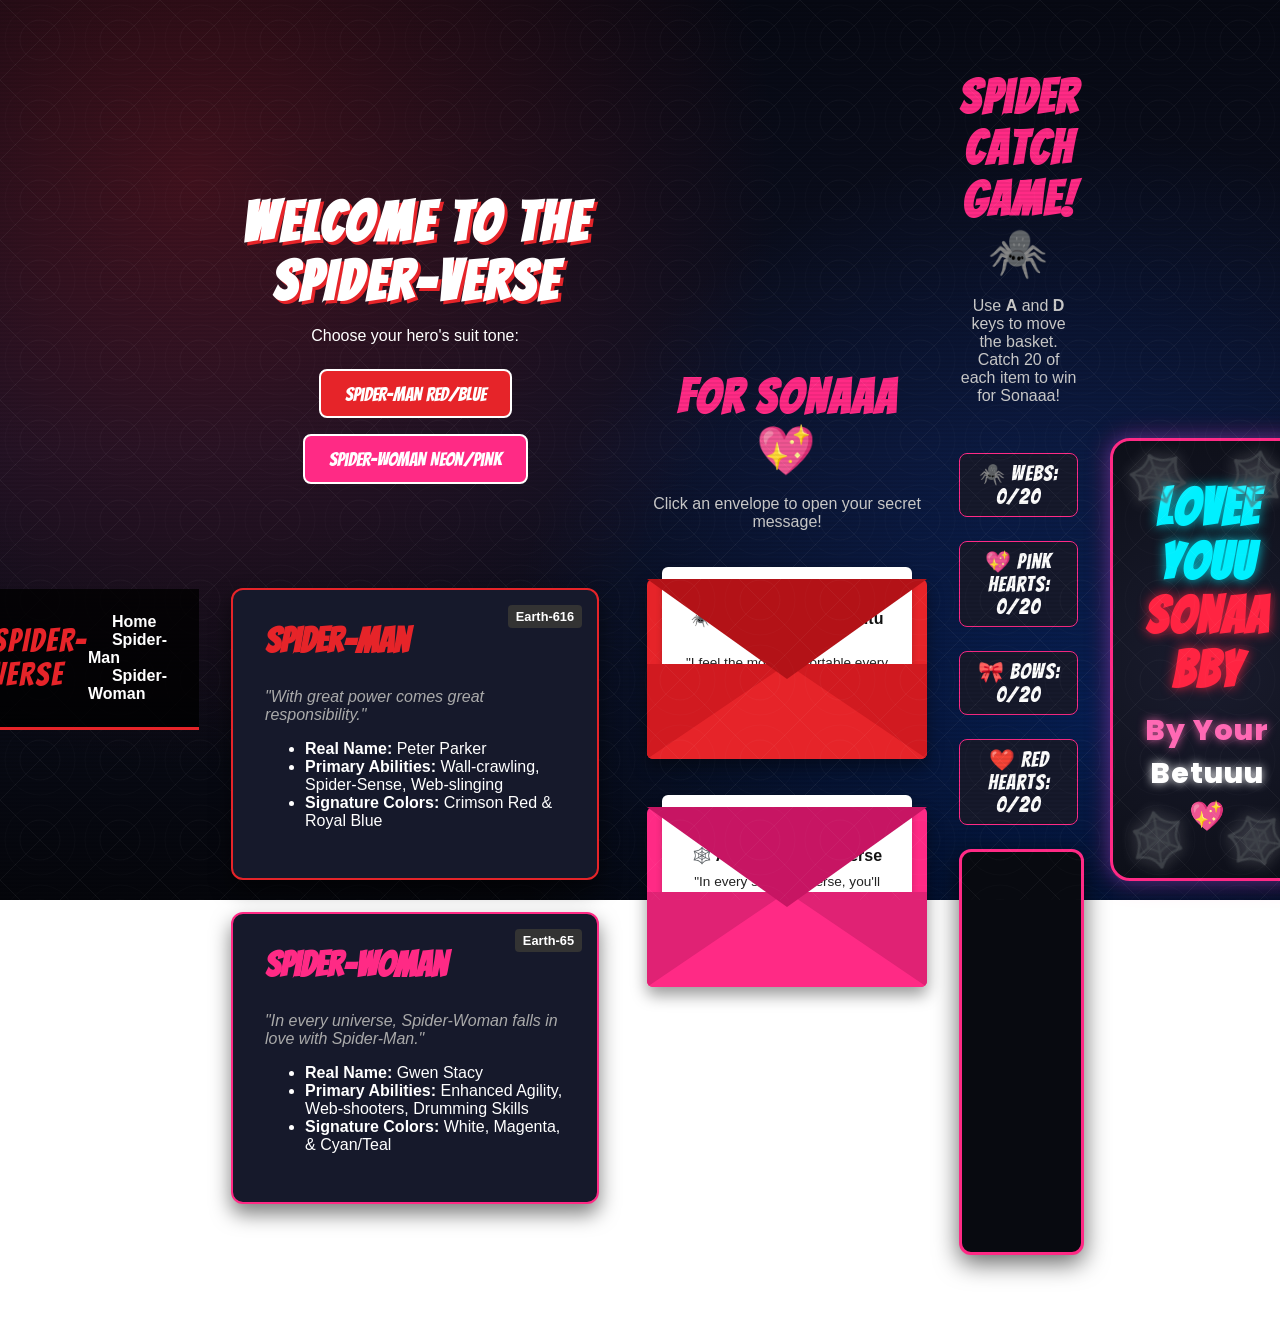
<file: index.html>
<!DOCTYPE html>
<html lang="en">
<head>
  <meta charset="UTF-8">
  <meta name="viewport" content="width=device-width, initial-scale=1.0">
  <title>Spider-Verse Portal</title>
  <link rel="stylesheet" href="style.css">
  <!-- Google Font for Comic Vibe -->
  <link href="https://fonts.googleapis.com/css2?family=Bangers&family=Poppins:wght@400;600;800&display=swap" rel="stylesheet">
</head>
<body>

  <header class="navbar">
    <div class="logo">SPIDER-VERSE</div>
    <nav>
      <a href="#hero">Home</a>
      <a href="#spiderman">Spider-Man</a>
      <a href="#spiderwoman">Spider-Woman</a>
    </nav>
  </header>

  <main>
    <!-- Hero Banner -->
    <section id="hero" class="hero-section">
      <h1>WELCOME TO THE SPIDER-VERSE</h1>
      <p>Choose your hero's suit tone:</p>
      <div class="toggle-buttons">
        <button id="spidey-btn" onclick="setTheme('spiderman')">Spider-Man Red/Blue</button>
        <button id="gwen-btn" onclick="setTheme('spiderwoman')">Spider-Woman Neon/Pink</button>
      </div>
    </section>

    <!-- Cards Section -->
    <section class="character-container">
      
      <!-- Spider-Man Card -->
      <article id="spiderman" class="card spidey-card">
        <div class="badge">Earth-616</div>
        <h2>Spider-Man</h2>
        <p class="tagline">"With great power comes great responsibility."</p>
        <ul>
          <li><strong>Real Name:</strong> Peter Parker</li>
          <li><strong>Primary Abilities:</strong> Wall-crawling, Spider-Sense, Web-slinging</li>
          <li><strong>Signature Colors:</strong> Crimson Red & Royal Blue</li>
        </ul>
      </article>

      <!-- Spider-Woman Card -->
      <article id="spiderwoman" class="card gwen-card">
        <div class="badge">Earth-65</div>
        <h2>Spider-Woman</h2>
        <p class="tagline">"In every universe, Spider-Woman falls in love with Spider-Man."</p>
        <ul>
          <li><strong>Real Name:</strong> Gwen Stacy</li>
          <li><strong>Primary Abilities:</strong> Enhanced Agility, Web-shooters, Drumming Skills</li>
          <li><strong>Signature Colors:</strong> White, Magenta, & Cyan/Teal</li>
        </ul>
      </article>

    </section>
  </main>

  <script src="script.js"></script>
</body>
</html>

<!-- Love Notes Section for Sonaaa -->
    <section class="notes-section">
      <h2 class="section-title">For Sonaaa 💖</h2>
      <p class="subtitle">Click an envelope to open your secret message!</p>
      
      <div class="envelope-wrapper">
        
        <!-- Note 1: Spider-Man -->
        <div class="envelope" onclick="toggleEnvelope(this)">
          <div class="flap"></div>
          <div class="pocket"></div>
          <div class="letter">
            <h3>🕷️ From Your Pyara Cutu Betuu...</h3>
            <p>"I feel the most comfortable every time you're around! You're my ultimate hero, Sonaaa."</p>
          </div>
        </div>

        <!-- Note 2: Spider-Woman -->
        <div class="envelope gwen-envelope" onclick="toggleEnvelope(this)">
          <div class="flap"></div>
          <div class="pocket"></div>
          <div class="letter">
            <h3>🕸️ Across the Multiverse</h3>
            <p>"In every single universe, you'll always be my favorite person. Love you, Sonaaa! ✨"</p>
          </div>
        </div>

      </div>
    </section>

    <section class="game-section">
      <h2 class="section-title">Spider Catch Game! 🕷️</h2>
      <p class="subtitle">Use <strong>A</strong> and <strong>D</strong> keys to move the basket. Catch 20 of each item to win for Sonaaa!</p>

      <div class="score-board">
        <div class="score-item">🕷️ Webs: <span id="web-count">0</span>/20</div>
        <div class="score-item">💖 Pink Hearts: <span id="pink-count">0</span>/20</div>
        <div class="score-item">🎀 Bows: <span id="bow-count">0</span>/20</div>
        <div class="score-item">❤️ Red Hearts: <span id="red-count">0</span>/20</div>
      </div>

      <div id="game-container">
        <div id="victory-msg" class="hidden">🎉 Yeyeyeyeye Sonaaa! U won My Bbygurl Yippieeee! 🕸️💖</div>
        <div id="basket">🧺</div>
      </div>
    </section>

    <section class="banner-section">
  <div class="web-banner">
    <div class="web-corner top-left">🕸️</div>
    <div class="web-corner top-right">🕸️</div>
    <div class="web-corner bottom-left">🕸️</div>
    <div class="web-corner bottom-right">🕸️</div>

    <div class="banner-content">
      <h1 class="main-text">
        <span class="blue-text">Lovee Youu</span> 
        <span class="red-text">Sonaa Bby</span>
      </h1>
      <p class="sub-text">
        <span class="pink-text">By Your</span> 
        <span class="white-text">Betuuu</span> 💖
      </p>
    </div>
  </div>
</section>

<!-- Background Web Pattern Overlay -->
<div class="bg-web-pattern">
  <svg width="100%" height="100%" xmlns="http://www.w3.org/2000/svg">
    <defs>
      <pattern id="spider-grid" width="80" height="80" patternUnits="userSpaceOnUse">
        <path d="M 0 0 L 80 80 M 80 0 L 0 80" stroke="rgba(255, 255, 255, 0.05)" stroke-width="1"/>
        <circle cx="40" cy="40" r="20" fill="none" stroke="rgba(255, 255, 255, 0.03)" stroke-width="1"/>
        <circle cx="40" cy="40" r="35" fill="none" stroke="rgba(255, 255, 255, 0.02)" stroke-width="1"/>
      </pattern>
    </defs>
    <rect width="100%" height="100%" fill="url(#spider-grid)" />
  </svg>
</div>
</file>
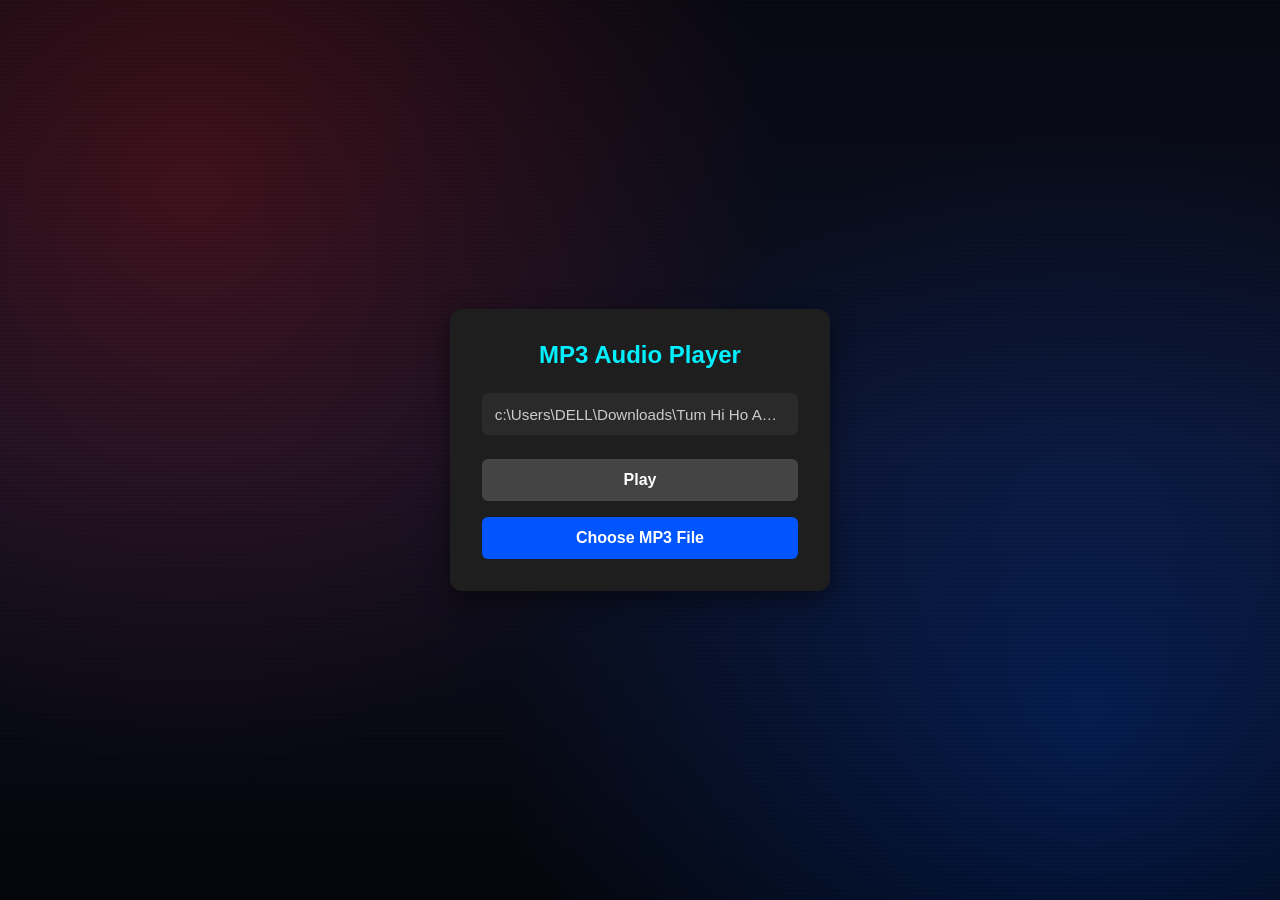
<file: music.html>
<!DOCTYPE html>
<html lang="en">
<head>
  <meta charset="UTF-8">
  <meta name="viewport" content="width=device-width, initial-scale=1.0">
  <title>Music Player</title>
  <link rel="stylesheet" href="style.css">
</head>
<body>

  <main class="player-container">
    <div class="player-card">
      <h2>MP3 Audio Player</h2>

      <audio id="audio-player"></audio>

      <div class="track-details">
        <p id="track-title">c:\Users\DELL\Downloads\Tum Hi Ho Aashiqui 2 320 Kbps.mp3</p>
      </div>

      <div class="controls">
        <button id="play-btn" class="btn play-btn" disabled>Play</button>
      </div>

      <div class="file-upload">
        <label for="mp3-file" class="btn upload-btn">Choose MP3 File</label>
        <input type="file" id="mp3-file" accept="audio/mp3, audio/*">
      </div>
    </div>
  </main>

  <script src="script.js"></script>
</body>
</html>
</file>
<file: style.css>
/* Base Theme Variables */
:root {
  --bg-color: #0d0f18;
  --text-color: #ffffff;
  --accent-red: #e62429;
  --accent-blue: #0055ff;
  --accent-pink: #ff2a85;
  --accent-cyan: #00f0ff;
  --card-bg: #16192b;
}

/* Spider-Man Mode */
body.spiderman-theme {
  --primary-accent: var(--accent-red);
  --secondary-accent: var(--accent-blue);
}

/* Spider-Woman Mode */
body.spiderwoman-theme {
  --primary-accent: var(--accent-pink);
  --secondary-accent: var(--accent-cyan);
}

body {
  margin: 0;
  font-family: 'Poppins', sans-serif;
  background-color: var(--bg-color);
  color: var(--text-color);
  transition: background-color 0.4s ease;
}

/* Navbar */
.navbar {
  display: flex;
  justify-content: space-between;
  align-items: center;
  padding: 1.5rem 2rem;
  background-color: rgba(0, 0, 0, 0.8);
  border-bottom: 3px solid var(--primary-accent, #e62429);
}

.logo {
  font-family: 'Bangers', cursive;
  font-size: 2rem;
  letter-spacing: 2px;
  color: var(--primary-accent, #e62429);
}

.navbar a {
  color: #fff;
  text-decoration: none;
  margin-left: 1.5rem;
  font-weight: 600;
}

/* Hero Section */
.hero-section {
  text-align: center;
  padding: 4rem 1rem;
}

.hero-section h1 {
  font-family: 'Bangers', cursive;
  font-size: 3.5rem;
  letter-spacing: 3px;
  margin-bottom: 0.5rem;
  text-shadow: 3px 3px 0px var(--primary-accent, #e62429);
}

.toggle-buttons button {
  font-family: 'Bangers', cursive;
  font-size: 1.2rem;
  padding: 0.8rem 1.5rem;
  margin: 0.5rem;
  border: 2px solid #fff;
  border-radius: 8px;
  cursor: pointer;
  transition: transform 0.2s, background-color 0.2s;
}

#spidey-btn {
  background-color: var(--accent-red);
  color: white;
}

#gwen-btn {
  background-color: var(--accent-pink);
  color: white;
}

.toggle-buttons button:hover {
  transform: scale(1.05);
}

/* Character Cards Layout */
.character-container {
  display: flex;
  flex-wrap: wrap;
  justify-content: center;
  gap: 2rem;
  padding: 2rem;
}

.card {
  background: var(--card-bg);
  border-radius: 12px;
  padding: 2rem;
  width: 300px;
  box-shadow: 0 10px 20px rgba(0,0,0,0.5);
  position: relative;
  border: 2px solid transparent;
}

.spidey-card {
  border-color: var(--accent-red);
}

.gwen-card {
  border-color: var(--accent-pink);
}

.card h2 {
  font-family: 'Bangers', cursive;
  font-size: 2.2rem;
  margin-top: 0;
}

.spidey-card h2 { color: var(--accent-red); }
.gwen-card h2 { color: var(--accent-pink); }

.tagline {
  font-style: italic;
  color: #aaa;
}

.badge {
  position: absolute;
  top: 15px;
  right: 15px;
  background: #333;
  padding: 4px 8px;
  border-radius: 4px;
  font-size: 0.8rem;
  font-weight: bold;
}
 
/* Notes Section */
.notes-section {
  text-align: center;
  padding: 3rem 1rem;
}

.section-title {
  font-family: 'Bangers', cursive;
  font-size: 3rem;
  color: var(--accent-pink);
  letter-spacing: 2px;
  margin-bottom: 0.2rem;
}

.subtitle {
  color: #ccc;
  margin-bottom: 3rem;
}

.envelope-wrapper {
  display: flex;
  justify-content: center;
  gap: 3rem;
  flex-wrap: wrap;
}

/* Envelope Container */
.envelope {
  position: relative;
  width: 280px;
  height: 180px;
  background-color: var(--accent-red);
  border-radius: 6px;
  cursor: pointer;
  perspective: 1000px;
  box-shadow: 0 8px 16px rgba(0,0,0,0.4);
  transition: transform 0.3s ease;
}

.gwen-envelope {
  background-color: var(--accent-pink);
}

.envelope:hover {
  transform: translateY(-5px);
}

/* Flap (Top triangle) */
.flap {
  position: absolute;
  top: 0;
  left: 0;
  width: 0;
  height: 0;
  border-left: 140px solid transparent;
  border-right: 140px solid transparent;
  border-top: 100px solid #b31217;
  transform-origin: top;
  transition: transform 0.4s ease, z-index 0.4s ease;
  z-index: 3;
}

.gwen-envelope .flap {
  border-top-color: #c71563;
}

/* Pocket (Front overlap) */
.pocket {
  position: absolute;
  bottom: 0;
  left: 0;
  width: 0;
  height: 0;
  border-left: 140px solid #d11a20;
  border-right: 140px solid #d11a20;
  border-bottom: 95px solid #e62429;
  border-radius: 0 0 6px 6px;
  z-index: 2;
}

.gwen-envelope .pocket {
  border-left-color: #e02274;
  border-right-color: #e02274;
  border-bottom-color: var(--accent-pink);
}

/* Secret Letter Inside */
.letter {
  position: absolute;
  bottom: 10px;
  left: 15px;
  right: 15px;
  height: 150px;
  background: #ffffff;
  color: #222;
  border-radius: 6px;
  padding: 1rem;
  box-shadow: 0 2px 6px rgba(0,0,0,0.2);
  transition: transform 0.4s ease 0.2s;
  z-index: 1;
  display: flex;
  flex-direction: column;
  justify-content: center;
  align-items: center;
  text-align: center;
}

.letter h3 {
  margin: 0 0 0.5rem 0;
  font-size: 1rem;
  color: #111;
}

.letter p {
  font-size: 0.85rem;
  line-height: 1.3;
  margin: 0;
}

/* Open Envelope Animation State */
.envelope.open .flap {
  transform: rotateX(180deg);
  z-index: 0;
}

.envelope.open .letter {
  transform: translateY(-80px);
  z-index: 4;
}

/* Game Styling */
.game-section {
  text-align: center;
  padding: 2rem 1rem 4rem;
}

.score-board {
  display: flex;
  justify-content: center;
  gap: 1.5rem;
  flex-wrap: wrap;
  margin-bottom: 1.5rem;
  font-family: 'Bangers', cursive;
  font-size: 1.3rem;
  letter-spacing: 1px;
}

.score-item {
  background: var(--card-bg);
  padding: 0.5rem 1rem;
  border-radius: 8px;
  border: 1px solid var(--accent-pink);
}

#game-container {
  position: relative;
  width: 100%;
  max-width: 600px;
  height: 400px;
  margin: 0 auto;
  background-color: #080a10;
  border: 3px solid var(--accent-pink);
  border-radius: 12px;
  overflow: hidden;
  box-shadow: 0 8px 24px rgba(0, 0, 0, 0.6);
}

/* Falling Objects */
.falling-item {
  position: absolute;
  font-size: 1.8rem;
  user-select: none;
  z-index: 2;
}

/* Player Basket */
#basket {
  position: absolute;
  bottom: 10px;
  left: 270px; /* Centered initially */
  font-size: 2.5rem;
  width: 60px;
  height: 50px;
  line-height: 50px;
  text-align: center;
  user-select: none;
  z-index: 3;
}

/* Victory Overlay */
#victory-msg {
  position: absolute;
  top: 50%;
  left: 50%;
  transform: translate(-50%, -50%);
  background: var(--accent-pink);
  color: white;
  padding: 1.5rem 2rem;
  font-family: 'Bangers', cursive;
  font-size: 2rem;
  border-radius: 12px;
  box-shadow: 0 0 20px rgba(255, 42, 133, 0.8);
  z-index: 10;
}

.hidden {
  display: none;
}

/* Banner Container */
.banner-section {
  display: flex;
  justify-content: center;
  align-items: center;
  padding: 3rem 1rem;
}

.web-banner {
  position: relative;
  width: 100%;
  max-width: 650px;
  background: radial-gradient(circle, #1a1c2e 0%, #0d0f18 100%);
  border: 3px solid #ff2a85;
  border-radius: 20px;
  padding: 2.5rem 2rem;
  text-align: center;
  overflow: hidden;
  box-shadow: 0 0 25px rgba(255, 42, 133, 0.4), 0 0 15px rgba(0, 85, 255, 0.3);
  
  /* Floating Sway Animation */
  animation: floatBanner 4s ease-in-out infinite alternate;
}

/* Corner Webs Animation */
.web-corner {
  position: absolute;
  font-size: 3rem;
  opacity: 0.6;
  filter: drop-shadow(0 0 8px rgba(255, 255, 255, 0.6));
  animation: pulseWeb 3s ease-in-out infinite alternate;
}

.top-left     { top: 10px;  left: 15px; transform: rotate(-20deg); }
.top-right    { top: 10px;  right: 15px; transform: rotate(70deg); }
.bottom-left  { bottom: 10px; left: 15px; transform: rotate(-70deg); }
.bottom-right { bottom: 10px; right: 15px; transform: rotate(160deg); }

/* Main Title Styling */
.main-text {
  font-family: 'Bangers', cursive;
  font-size: 3.2rem;
  letter-spacing: 2px;
  margin: 0 0 0.8rem 0;
  text-shadow: 2px 2px 8px rgba(0, 0, 0, 0.8);
}

.blue-text {
  color: #00f0ff;
  text-shadow: 0 0 12px rgba(0, 240, 255, 0.8);
}

.red-text {
  color: #ff2442;
  text-shadow: 0 0 12px rgba(255, 36, 66, 0.8);
}

/* Subtitle Styling */
.sub-text {
  font-family: 'Poppins', sans-serif;
  font-weight: 800;
  font-size: 1.8rem;
  margin: 0;
  letter-spacing: 1px;
}

.pink-text {
  color: #ff69b4;
  text-shadow: 0 0 10px rgba(255, 105, 180, 0.8);
}

.white-text {
  color: #ffffff;
  text-shadow: 0 0 10px rgba(255, 255, 255, 0.9);
}

/* --- KEYFRAME ANIMATIONS --- */

/* Smooth Floating Motion for Banner */
@keyframes floatBanner {
  0% {
    transform: translateY(0px) rotate(0deg);
  }
  100% {
    transform: translateY(-12px) rotate(1deg);
  }
}

/* Web Glow Pulse Animation */
@keyframes pulseWeb {
  0% {
    opacity: 0.4;
    transform: scale(0.95);
  }
  100% {
    opacity: 0.85;
    transform: scale(1.1);
  }
}

/* Base Page Reset */
body {
  margin: 0;
  min-height: 100vh;
  font-family: 'Poppins', sans-serif;
  color: #ffffff;
  position: relative;
  overflow-x: hidden;
  transition: background 0.6s ease-in-out;
}

/* Background Web SVG Overlay */
.bg-web-pattern {
  position: fixed;
  top: 0;
  left: 0;
  width: 100%;
  height: 100%;
  pointer-events: none;
  z-index: 0;
}

/* Ensure all page content stays above background effects */
header, main, footer {
  position: relative;
  z-index: 1;
}

/* ========================================================
   1. SPIDER-MAN THEME BACKGROUND (Peter / Miles Classic)
   ======================================================== */
body.spiderman-theme {
  /* Dark Manhattan night gradient with rich red/blue glows */
  background: 
    radial-gradient(circle at 15% 20%, rgba(230, 36, 41, 0.25) 0%, transparent 45%),
    radial-gradient(circle at 85% 80%, rgba(0, 85, 255, 0.25) 0%, transparent 45%),
    linear-gradient(180deg, #070913 0%, #0d1124 50%, #05060b 100%);
  background-attachment: fixed;
}

/* Dynamic glowing aura around Spider-Man page */
body.spiderman-theme::before {
  content: '';
  position: fixed;
  top: 0;
  left: 0;
  width: 100%;
  height: 100%;
  background: repeating-linear-gradient(
    0deg,
    rgba(0, 0, 0, 0.15),
    rgba(0, 0, 0, 0.15) 2px,
    transparent 2px,
    transparent 4px
  );
  pointer-events: none;
  z-index: 0;
  opacity: 0.4;
}

/* ========================================================
   2. SPIDER-WOMAN THEME BACKGROUND (Spider-Gwen Neon/Pink)
   ======================================================== */
body.spiderwoman-theme {
  /* Vibrant, moody neon multiverse background */
  background: 
    radial-gradient(circle at 80% 20%, rgba(255, 42, 133, 0.3) 0%, transparent 50%),
    radial-gradient(circle at 20% 75%, rgba(0, 240, 255, 0.2) 0%, transparent 50%),
    linear-gradient(135deg, #0e0714 0%, #170d24 50%, #09040d 100%);
  background-attachment: fixed;
}

/* Animated Neon Particle Glow for Gwen's Theme */
body.spiderwoman-theme::after {
  content: '';
  position: fixed;
  top: -50%;
  left: -50%;
  width: 200%;
  height: 200%;
  background: radial-gradient(circle, rgba(255, 42, 133, 0.08) 10%, transparent 20%);
  background-size: 50px 50px;
  animation: gwenShift 12s linear infinite;
  pointer-events: none;
  z-index: 0;
}

/* Animation for Spider-Woman Background Shimmer */
@keyframes gwenShift {
  0% {
    transform: rotate(0deg) translateY(0);
  }
  50% {
    transform: rotate(180deg) translateY(-20px);
  }
  100% {
    transform: rotate(360deg) translateY(0);
  }
}

body {
  font-family: 'Segoe UI', Tahoma, Geneva, Verdana, sans-serif;
  background-color: #121212;
  color: #ffffff;
  margin: 0;
  display: flex;
  justify-content: center;
  align-items: center;
  min-height: 100vh;
}

.player-container {
  padding: 1rem;
  width: 100%;
  max-width: 380px;
}

.player-card {
  background-color: #1e1e1e;
  border-radius: 12px;
  padding: 2rem;
  text-align: center;
  box-shadow: 0 8px 24px rgba(0, 0, 0, 0.5);
}

.player-card h2 {
  margin-top: 0;
  color: #00f0ff;
}

.track-details {
  margin: 1.5rem 0;
  padding: 0.8rem;
  background-color: #2a2a2a;
  border-radius: 6px;
}

.track-details p {
  margin: 0;
  font-size: 0.95rem;
  color: #ccc;
  white-space: nowrap;
  overflow: hidden;
  text-overflow: ellipsis;
}

.btn {
  border: none;
  border-radius: 6px;
  padding: 0.75rem 1.5rem;
  font-size: 1rem;
  font-weight: bold;
  cursor: pointer;
  transition: background-color 0.2s, transform 0.1s;
}

.btn:active {
  transform: scale(0.98);
}

.play-btn {
  background-color: #e62429;
  color: white;
  width: 100%;
}

.play-btn:disabled {
  background-color: #444;
  cursor: not-allowed;
}

.play-btn:not(:disabled):hover {
  background-color: #ff3b41;
}

.file-upload {
  margin-top: 1rem;
}

.upload-btn {
  display: block;
  background-color: #0055ff;
  color: white;
}

.upload-btn:hover {
  background-color: #2670ff;
}

#mp3-file {
  display: none;
}
</file>
